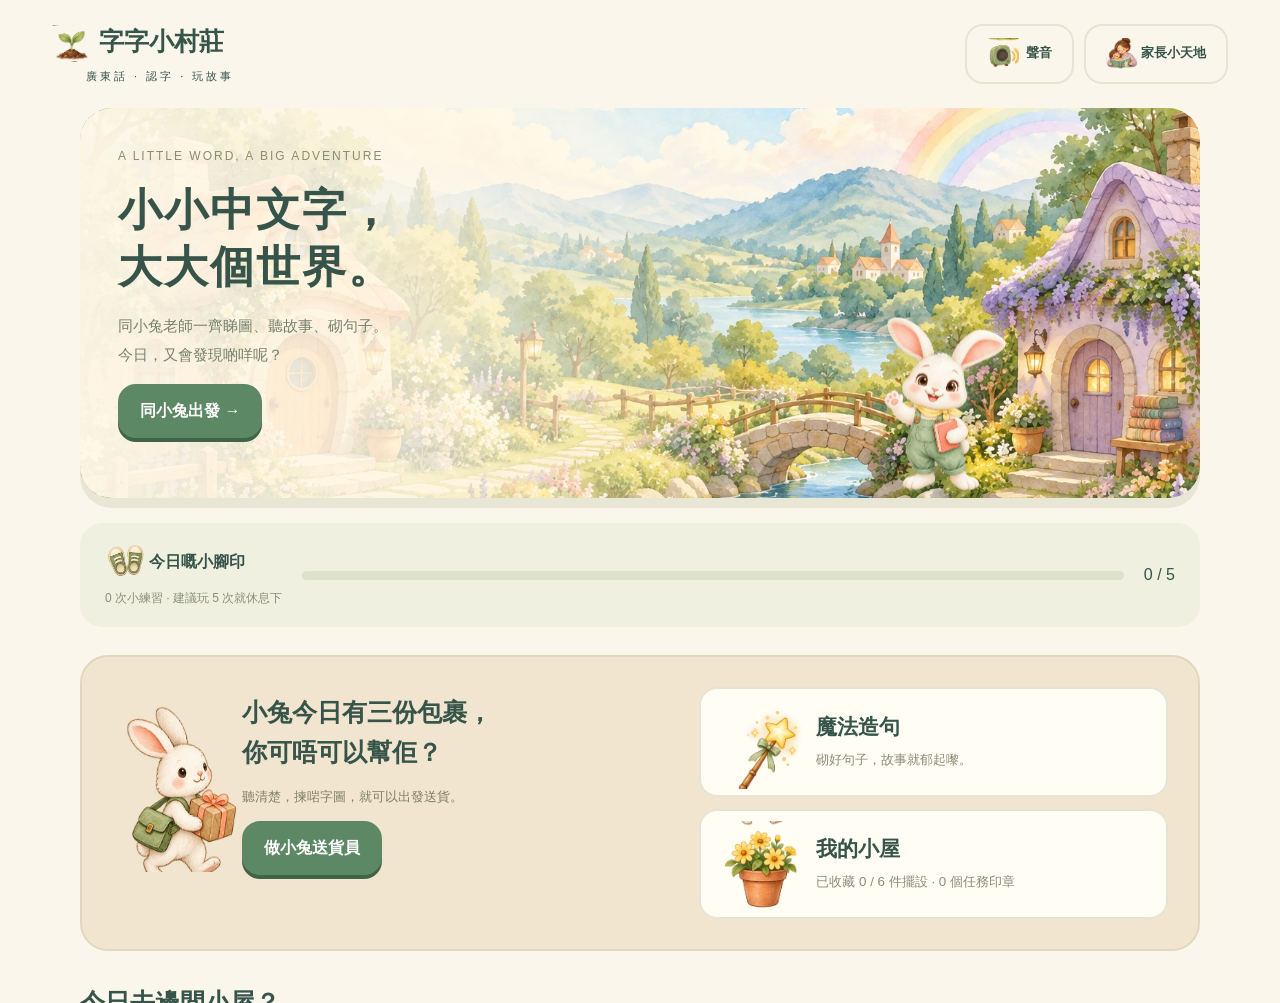
<file: index.html>
<!doctype html><html lang="zh-HK"><meta charset="utf-8"><meta name="viewport" content="width=device-width,initial-scale=1"><meta http-equiv="refresh" content="0;url=./site/village/index.html"><title>字字小村莊</title><a href="./site/village/index.html">進入字字小村莊</a></html>
</file>
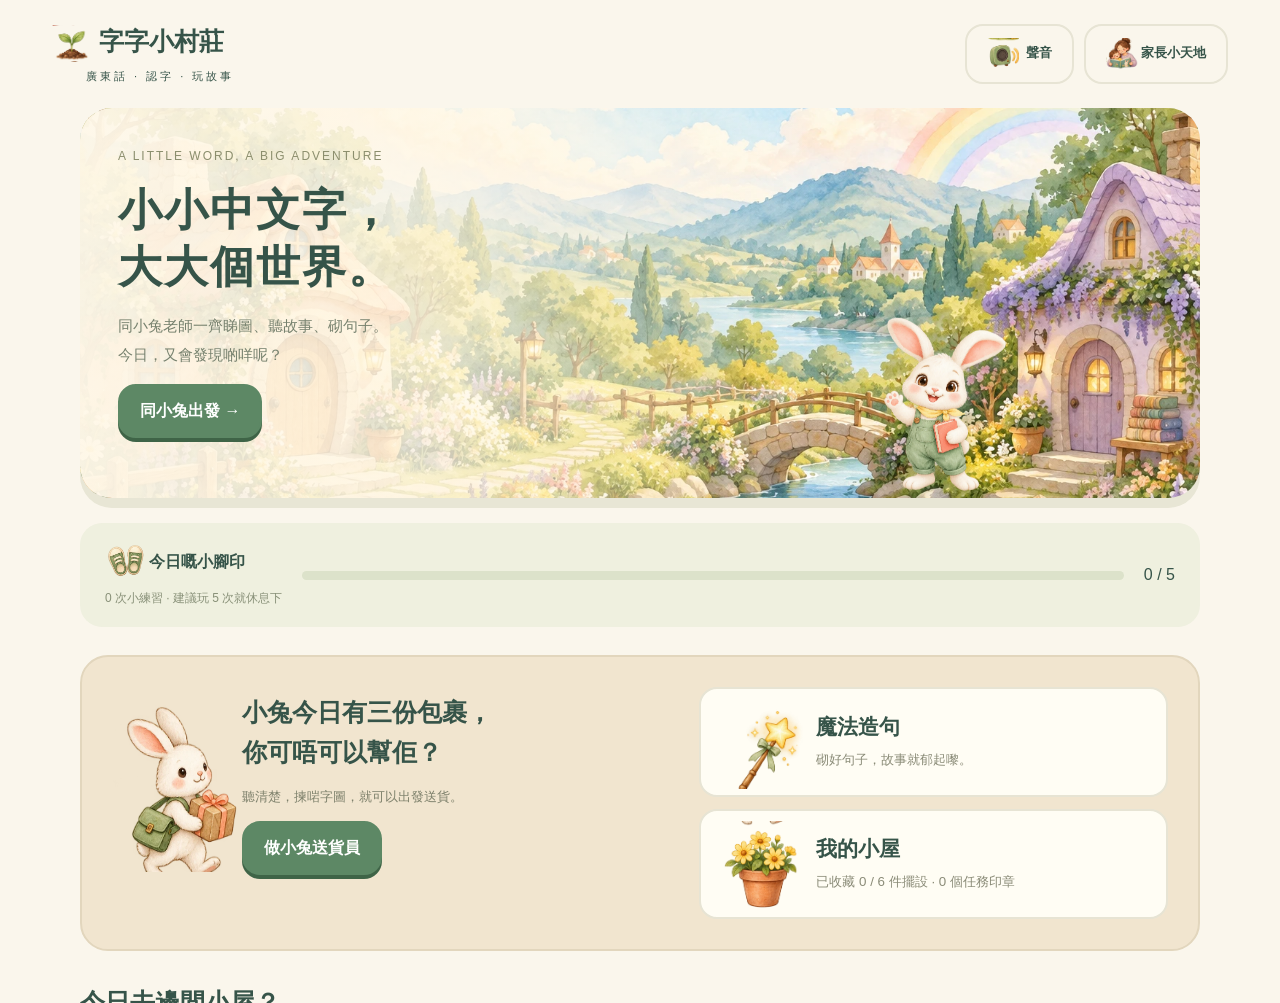
<file: site/index.html>
<!doctype html><html lang="zh-HK"><meta charset="utf-8"><meta name="viewport" content="width=device-width,initial-scale=1"><meta http-equiv="refresh" content="0;url=./village/index.html"><title>字字小村莊</title><a href="./village/index.html">進入字字小村莊</a></html>
</file>
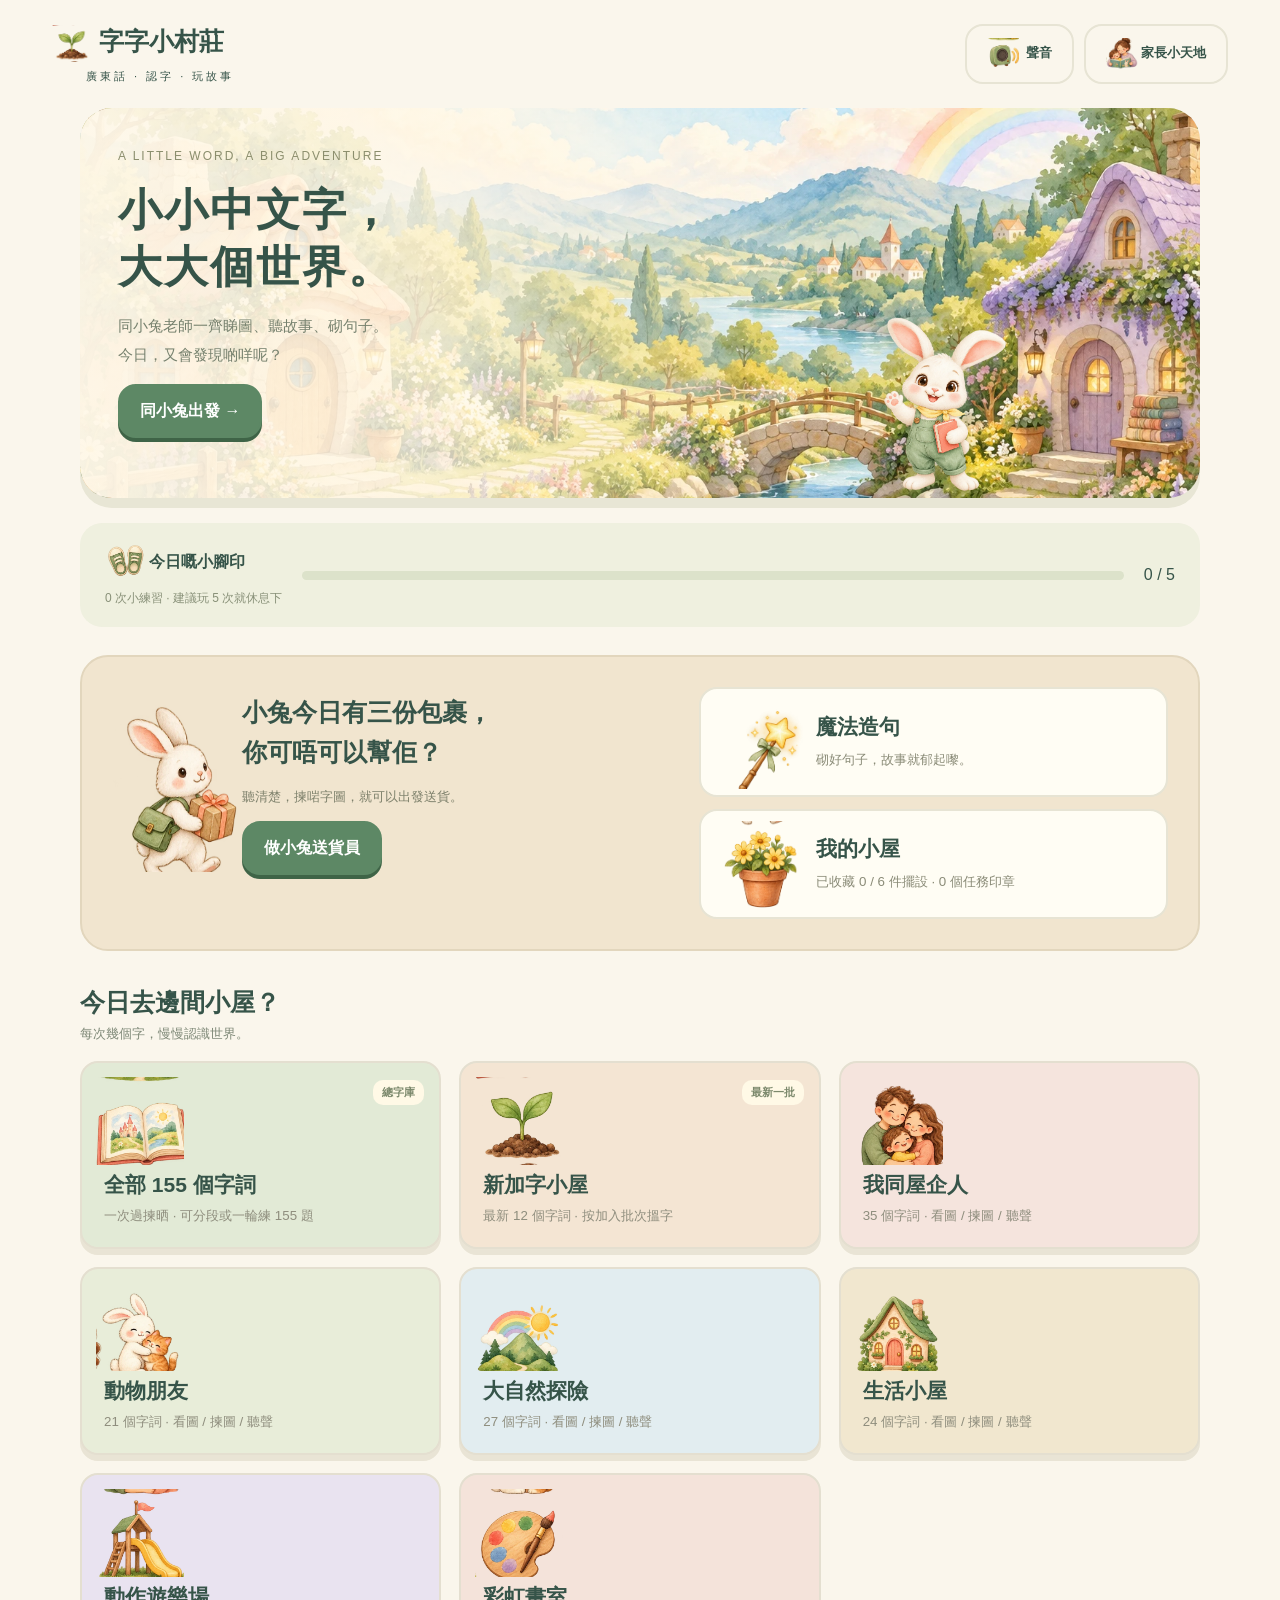
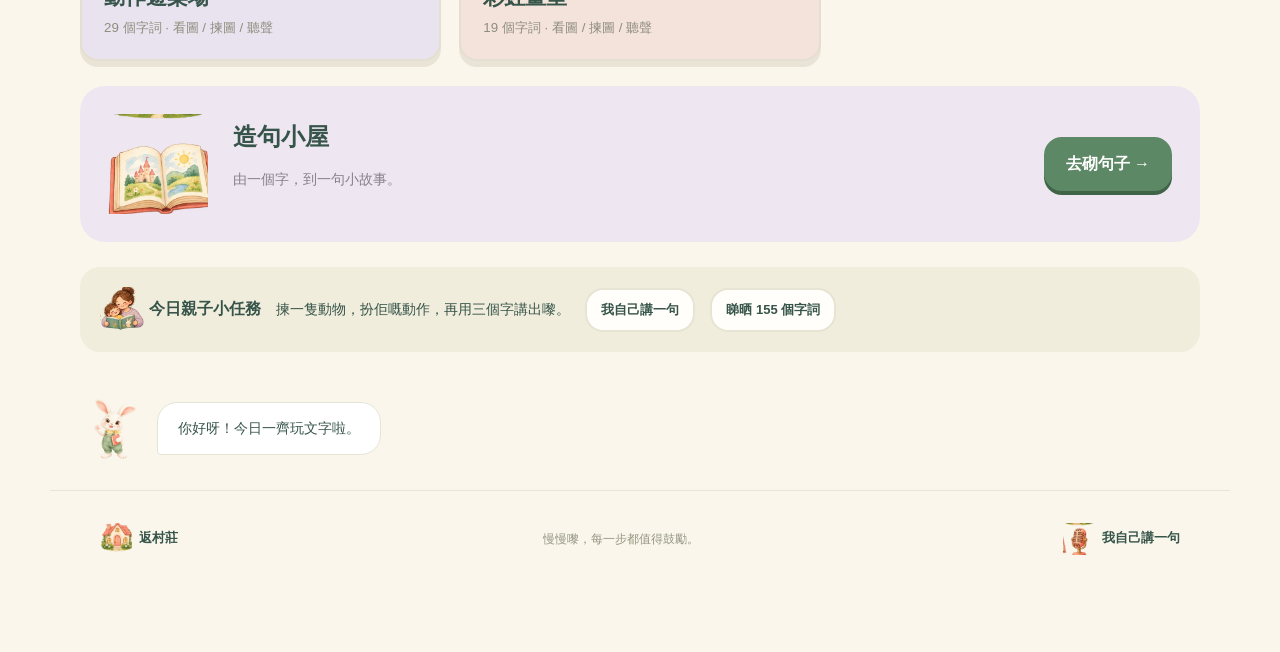
<file: site/village/index.html>
<!doctype html><html lang="zh-HK"><head><meta charset="utf-8"><meta name="viewport" content="width=device-width,initial-scale=1"><meta name="apple-mobile-web-app-capable" content="yes"><meta name="apple-mobile-web-app-title" content="字字小村莊"><meta name="theme-color" content="#f8f4e9"><title>字字小村莊 · 今日去邊度玩？</title><link rel="stylesheet" href="village.css"><link rel="stylesheet" href="adventure.css"></head><body><header class="topbar"><button class="brand" data-route="home"><span class="art-sprite ui-sprite brand-art" aria-hidden="true" style="--sx:66.6667%;--sy:66.6667%"></span> 字字小村莊<small>廣東話 · 認字 · 玩故事</small></button><div class="top-actions"><button id="soundToggle" aria-pressed="false"> 聲音</button><button data-route="parents"><span class="art-sprite ui-sprite" aria-hidden="true" style="--sx:66.6667%;--sy:100%"></span>家長小天地 </button></div></header><main id="app"></main><aside class="buddy" aria-label="小兔老師"><img src="art/rabbit.webp" alt="小兔老師揮手" id="buddyImage"><div id="buddyText" role="status" aria-live="polite">你好呀！今日一齊玩文字啦。</div></aside><p id="speechStatus" role="status" class="speech-status"></p><footer><button data-route="home"><span class="art-sprite ui-sprite" aria-hidden="true" style="--sx:33.3333%;--sy:100%"></span> 返村莊</button><span>慢慢嚟，每一步都值得鼓勵。</span><button data-route="talk"><span class="art-sprite ui-sprite" aria-hidden="true" style="--sx:100%;--sy:33.3333%"></span> 我自己講一句</button></footer><script src="words.js"></script><script src="stories.js"></script><script src="village.js"></script><script src="adventure.js"></script></body></html>
</file>
<file: site/village/village.css>
:root{--paper:#faf6ec;--ink:#365449;--muted:#7f8978;--green:#5d8865;--pink:#eaa996;--line:#e7e4d4;--yellow:#f7d485;--white:#fffefa}*{box-sizing:border-box}body{margin:0;background:var(--paper);color:var(--ink);font-family:'Microsoft JhengHei','PingFang HK',sans-serif;font-size:16px}button,input,select{font:inherit}button{cursor:pointer;border:2px solid var(--line);border-radius:18px;min-height:54px;background:var(--white);color:var(--ink);padding:12px 20px;font-weight:700;transition:transform .15s,background .15s}button:hover{transform:translateY(-2px);border-color:#b9cda9}button:focus-visible,input:focus-visible,select:focus-visible{outline:4px solid #e9ad53;outline-offset:4px}button:disabled{cursor:default;opacity:.55;transform:none}button[hidden],[hidden]{display:none!important}a{color:#476d53}.primary{background:var(--green);color:white;border-color:var(--green);box-shadow:0 4px 0 #3f6447}.primary:hover{background:#4d7656}.soft{background:#f4e8ce}.small{font-size:13px;padding:8px 14px;min-height:44px}.topbar{max-width:1240px;margin:auto;display:flex;align-items:center;justify-content:space-between;padding:24px 32px;gap:15px}.brand{border:0;background:transparent;text-align:left;font-size:25px;font-weight:900;padding:0}.brand small{display:block;font-size:11px;font-weight:400;letter-spacing:3px;margin:7px 0 0 34px}.top-actions{display:flex;gap:10px}.top-actions button{font-size:13px;background:transparent}main{max-width:1180px;padding:0 30px 35px;margin:auto;min-height:70vh}.hero{position:relative;border-radius:32px;overflow:hidden;min-height:390px;background:#dfe9d3 url('art/village.webp') center 63%/cover;box-shadow:0 10px 0 #e8e6d5}.hero:before{content:'';position:absolute;inset:0;background:linear-gradient(90deg,#fff8e9f5 0%,#fff8e9c9 32%,#fff8e900 66%)}.hero-copy{position:relative;padding:38px;max-width:500px}.eyebrow{font-size:12px;letter-spacing:2px;color:#8b8e6d}.hero h1{font-size:44px;line-height:1.3;letter-spacing:2px;margin:17px 0}.hero p{font-size:15px;line-height:1.9;color:#76816e}.hero-rabbit{position:absolute;right:15%;bottom:0;width:190px;filter:drop-shadow(0 8px 4px #586f3c25);animation:float 5s ease-in-out infinite}.section-title{display:flex;justify-content:space-between;align-items:center;gap:15px;margin:35px 0 18px}.section-title h2{font-size:25px;margin:0}.section-title p{font-size:13px;color:var(--muted);margin:6px 0 0}.section-title .sub{font-size:13px;color:var(--muted)}.daily{display:flex;align-items:center;gap:20px;padding:20px 25px;background:#eff0df;border-radius:22px;margin:25px 0}.daily strong{display:block}.daily small{display:block;color:#889078;font-size:12px;margin-top:7px}.meter{height:9px;background:#dce2ca;flex:1;border-radius:20px;overflow:hidden}.meter i{display:block;background:#8eaf71;height:100%;transition:width .4s}.houses{display:grid;grid-template-columns:repeat(3,1fr);gap:18px}.house{min-height:155px;padding:22px;text-align:left;position:relative;border-color:#e4dfd0;box-shadow:0 6px 0 #e9e4d5;overflow:hidden;background:var(--tint,#fff9ed)}.house .emoji{display:block;font-size:45px;margin-bottom:15px}.house strong{font-size:21px;display:block}.house small{display:block;color:#8e8d7d;font-weight:400;margin-top:8px}.house .arrow{position:absolute;right:20px;bottom:23px;font-size:25px;opacity:.5}.story-banner{margin-top:25px;display:flex;gap:25px;align-items:center;background:#eee7f1;padding:28px;border-radius:25px}.story-banner .icon{font-size:65px}.story-banner h2{margin:0 0 8px}.story-banner p{color:#88808c;font-size:14px;line-height:1.8}.story-banner button{margin-left:auto;white-space:nowrap}.crumbs{display:flex;gap:10px;align-items:center;margin:10px 0 20px;color:var(--muted);font-size:13px}.chips,.activities,.actions{display:flex;gap:10px;flex-wrap:wrap;align-items:center}.chips{margin:15px 0 20px}.chips button{font-size:13px;min-height:43px;padding:8px 15px}.selected{background:#e3ecd5;border-color:#95b382}.activities{margin:24px 0}.activities button{flex:1;min-width:140px}.activities .selected{background:var(--green);color:white;border-color:var(--green)}.panel{background:var(--white);border:1px solid var(--line);border-radius:28px;padding:28px;box-shadow:0 7px 0 #ede8db}.lesson{display:grid;grid-template-columns:1fr 1fr;gap:30px}.picture-button{border:0;padding:0;position:relative;background:transparent;overflow:hidden;border-radius:22px}.picture-button img{width:100%;display:block;aspect-ratio:1;object-fit:contain;border-radius:20px;background:#f9f6ed}.picture-button span{display:block;padding:15px;background:#f4f1e5;font-size:14px}.lesson-text{display:flex;flex-direction:column;align-items:flex-start;justify-content:center}.big-character{font-size:112px;line-height:1.3;font-family:'KaiTi','DFKai-SB','Microsoft JhengHei',sans-serif}.vocab{display:flex;gap:12px;margin:10px 0 20px;flex-wrap:wrap}.vocab button{background:#f6eace;font-size:25px}.vocab small{font-size:13px}.hint{font-size:14px;line-height:1.9;color:#8c8c78}.lesson-text h2{font-size:22px;margin:10px 0}.pager{display:flex;align-items:center;justify-content:center;gap:22px;margin:25px 0}.word-grid{display:grid;grid-template-columns:repeat(6,1fr);gap:10px}.word-tile{font-size:27px;min-height:75px}.word-tile small{display:block;font-size:11px;color:var(--muted);font-weight:400}.word-tile.seen:after{content:' ·';color:#7ca56c}.search-row{display:flex;gap:12px;align-items:center;margin:20px 0}.search-row input{min-height:52px;padding:12px 18px;border:2px solid var(--line);border-radius:16px;width:260px;background:white}.game-panel{text-align:center;min-height:410px}.game-panel h2{font-size:27px;margin:13px 0}.question-character{font-size:90px;line-height:1.4}.choices{display:flex;justify-content:center;gap:18px;margin:24px 0;flex-wrap:wrap}.choice{width:clamp(110px,25vw,225px);padding:10px;min-height:110px}.choice img{width:100%;aspect-ratio:1;object-fit:contain;display:block;border-radius:14px}.choice .char{font-size:68px}.choice.correct{border-color:#82a877;background:#eef4e5}.choice.dim{opacity:.6}.feedback{font-size:20px;font-weight:700;min-height:40px;line-height:1.8;margin:18px 0;color:#62835a}.feedback.wrong{color:#a9804a}.help-word{background:#fff3cf;border-radius:14px;padding:10px;margin:15px auto;max-width:700px}.success-effect{display:inline-block;font-size:60px;animation:pop .5s ease}.family-task{display:flex;align-items:center;gap:15px;background:#f1eddd;padding:20px;border-radius:20px;margin-top:25px}.family-task span:first-child{font-size:35px}.family-task p{margin:0;font-size:14px;line-height:1.8}.buddy{max-width:1180px;margin:0 auto;display:flex;align-items:center;gap:12px;padding:0 30px 20px}.buddy img{width:65px;height:83px;object-fit:contain;transform-origin:bottom center}.buddy div{background:white;border:1px solid #e5e5d5;border-radius:20px 20px 20px 4px;padding:14px 20px;font-size:14px;max-width:700px;line-height:1.7}.buddy.happy img{animation:hop .7s ease}.buddy.think img{animation:tilt .7s ease}.speech-status{font-size:12px;color:#8b8e7b;max-width:1180px;margin:0 auto;padding:0 30px 16px;line-height:1.7;min-height:30px}footer{display:flex;align-items:center;justify-content:space-between;max-width:1180px;margin:auto;border-top:1px solid #e9e4d5;padding:20px 30px;gap:15px}footer span{font-size:12px;color:#939580}footer button{background:transparent;border:0;font-size:13px}.story-grid{display:grid;grid-template-columns:repeat(3,1fr);gap:18px}.story-card{text-align:left;padding:12px;box-shadow:0 5px 0 #e9e4d8}.story-card strong{display:block;padding:12px 5px 6px;font-size:19px}.story-card small{font-weight:400;color:#96927e;padding:0 5px}.mini-scene{height:120px!important}.mini-scene .actor{font-size:48px!important}.mini-scene .bed{font-size:50px!important}.story-scene{position:relative;isolation:isolate;height:260px;background:linear-gradient(#e4f0f1 0 67%,#d6e5b9 67%);border-radius:22px;overflow:hidden;border:1px solid #e5e7d6;margin:10px auto;max-width:750px}.story-scene .sun{position:absolute;left:7%;top:12%;font-size:40px}.story-scene .cloud{position:absolute;right:12%;top:5%;font-size:55px}.story-scene .actor{position:absolute;left:25%;bottom:10%;font-size:90px;line-height:1.1;transform-origin:bottom center;z-index:3}.story-scene .prop{position:absolute;right:25%;bottom:8%;font-size:65px;z-index:2}.story-scene .bed{position:absolute;right:12%;bottom:5%;font-size:100px}.story-scene .floor{position:absolute;bottom:0;width:100%;height:7%;background:#bace9c}.story-scene .drops{position:absolute;inset:15% 0 10%;color:#7babca;font-size:50px;line-height:1.5;letter-spacing:20px;text-align:center;opacity:.7;z-index:2}.story-scene .food{font-size:50px;bottom:11%;right:30%}.story-scene .effect-label{position:absolute;left:12px;top:10px;font-size:12px;color:#688070;background:#fffc;padding:6px 12px;border-radius:15px;z-index:5}.story-scene.playing[data-effect=jump] .actor{animation:jump 1.1s ease-in-out 3}.story-scene.playing[data-effect=crawl] .actor{animation:crawl 2.5s ease-in-out forwards}.story-scene.playing[data-effect=bedjump] .actor{animation:bedjump 2s ease-in-out forwards}.story-scene.playing[data-effect=bedcrawl] .actor{animation:bedcrawl 2.5s ease-in-out forwards}.story-scene[data-effect=onbed] .actor{left:63%;bottom:27%}.story-scene.playing[data-effect=sit] .actor{animation:sit 1.3s ease forwards}.story-scene.playing[data-effect=eat] .food{animation:food 1.2s ease 3}.story-scene.playing[data-effect=eat] .actor{animation:chew .6s ease 6}.story-scene.playing[data-effect=rain] .drops{animation:rain .7s linear 5}.story-scene.playing[data-effect=blow] .prop{animation:spin 1.2s linear 3}.story-scene.playing[data-effect=sing] .actor{animation:sway .7s ease-in-out 5}.story-scene.playing[data-effect=light]{animation:light 2s ease forwards}.story-scene .notes{position:absolute;left:50%;top:35%;font-size:35px}.story-scene.playing .notes{animation:float 1s ease-in-out 4}.story-tabs{display:flex;gap:8px;flex-wrap:wrap;margin:18px 0}.story-tabs button{font-size:14px;flex:1;min-width:115px}.sentence-line,.slots,.token-bank{display:flex;gap:10px;justify-content:center;flex-wrap:wrap;margin:22px 0;align-items:center}.sentence-token,.slot,.token-bank button{font-size:32px;min-width:64px;min-height:68px;text-align:center;background:#f6e6c6;border-radius:16px;padding:10px 14px;border:2px solid #e5d9be}.sentence-token.active{background:#f4c970;border-color:#d4a044;transform:translateY(-3px)}.sentence-token.tool,.token-bank .tool{background:#e9e3f1;border-color:#d7cee4}.slot{border-style:dashed;background:#f6f5eb}.slot.filled{border-style:solid;background:#e4edda;border-color:#9eb98c}.sentence-line .period{font-size:30px}.sentence-note{font-size:13px;color:#8a8291;text-align:center;line-height:1.8}.builder-controls{display:flex;gap:16px;flex-wrap:wrap;justify-content:center;margin:22px 0}.builder-controls label{display:flex;flex-direction:column;gap:8px;font-size:12px;color:#878970}.builder-controls select{background:#fff;border:2px solid #dddcc9;border-radius:15px;min-height:60px;padding:12px;font-size:25px;color:var(--ink)}.talk-layout{display:grid;grid-template-columns:1.1fr 1fr;gap:25px}.record-circle{width:90px;height:90px;border-radius:50%;font-size:35px;background:#f0c0ad;border-color:#e3a88f;margin:15px}.record-circle.recording{background:#e79186;animation:pulse 1s infinite}.record-actions{text-align:center}.record-actions audio{width:100%;margin:18px 0}.record-actions p{font-size:14px;line-height:1.8;color:var(--muted)}.stats{display:grid;grid-template-columns:repeat(4,1fr);gap:15px;margin:22px 0}.stat{background:#eff0e2;border-radius:20px;padding:22px}.stat strong{font-size:31px;display:block}.stat small{font-size:12px;color:#8a8b76}.table-wrap{overflow-x:auto}table{width:100%;border-collapse:collapse;font-size:13px}th,td{text-align:left;padding:13px 12px;border-bottom:1px solid #eee9db;white-space:nowrap}th{color:#87917a}details{border:1px solid #e3e1d3;border-radius:17px;padding:17px;margin:15px 0;font-size:14px;line-height:1.9}summary{cursor:pointer;font-weight:700}.notice{background:#f4eddc;padding:17px;border-radius:16px;font-size:13px;line-height:1.9}.danger{color:#a96150}.empty{text-align:center;padding:35px;color:#8c917c}.modal{position:fixed;inset:0;z-index:20;background:#34463888;display:grid;place-items:center;padding:20px}.modal-box{background:var(--paper);border-radius:25px;max-width:500px;padding:30px;line-height:1.8}.flowers{letter-spacing:5px;font-size:23px}.tool-badge{font-size:11px;background:#e7deed;color:#857096;border-radius:10px;padding:5px 9px;display:inline-block}.toolbar{display:flex;gap:10px;justify-content:space-between;align-items:center;flex-wrap:wrap}.visually-hidden{position:absolute;width:1px;height:1px;overflow:hidden;clip:rect(0,0,0,0)}@keyframes float{50%{transform:translateY(-8px)}}@keyframes pop{50%{transform:scale(1.13)}}@keyframes hop{35%{transform:translateY(-16px) rotate(-5deg)}70%{transform:rotate(5deg)}}@keyframes tilt{50%{transform:rotate(-10deg)}}@keyframes jump{45%{transform:translateY(-85px)}}@keyframes crawl{to{transform:translateX(110px) scaleY(.8)}}@keyframes bedjump{35%{transform:translate(70px,-100px)}to{transform:translate(240px,-45px)}}@keyframes bedcrawl{to{transform:translate(230px,-38px) scaleY(.85)}}@keyframes sit{to{transform:translateY(10px) scaleY(.78)}}@keyframes food{50%{transform:translateX(-100px) scale(.5);opacity:.1}}@keyframes chew{50%{transform:scale(1.04,.96)}}@keyframes rain{to{transform:translateY(35px)}}@keyframes spin{to{transform:rotate(360deg)}}@keyframes sway{50%{transform:rotate(7deg)}}@keyframes pulse{50%{box-shadow:0 0 0 12px #e8b4a344}}@keyframes light{to{background:#fff4ad}}@media(max-width:780px){.topbar{padding:18px 20px}.brand{font-size:20px}.top-actions{gap:5px}.top-actions button{padding:8px;font-size:11px;min-height:43px}.brand small{letter-spacing:1px}main{padding:0 18px 20px}.hero{min-height:340px}.hero-copy{padding:25px;max-width:360px}.hero h1{font-size:35px}.hero-rabbit{width:130px;right:7%;bottom:0}.hero:before{background:linear-gradient(90deg,#fff8e9f5,#fff8e9b0 55%,#fff8e910)}.houses{grid-template-columns:repeat(2,1fr);gap:12px}.house{min-height:145px;padding:18px}.house strong{font-size:18px}.lesson{gap:20px}.lesson-text .big-character{font-size:88px}.vocab{gap:8px}.vocab button{font-size:21px;padding:8px 12px}.lesson-text h2{font-size:18px}.lesson-text .hint{font-size:12px}.panel{padding:19px}.story-grid{grid-template-columns:repeat(2,1fr)}.stats{grid-template-columns:repeat(2,1fr)}.talk-layout{grid-template-columns:1fr}.story-banner{padding:20px;gap:15px;flex-wrap:wrap}.story-banner button{margin:0}.word-grid{grid-template-columns:repeat(5,1fr)}.buddy{padding:0 20px 15px}.buddy img{width:55px}.buddy div{font-size:12px;padding:12px}.speech-status{padding:0 20px 15px}footer{padding:15px;gap:3px}footer span{display:none}.daily{gap:12px;padding:17px}.daily strong{font-size:14px}.story-scene{height:230px}.sentence-token,.slot,.token-bank button{font-size:27px;min-width:49px;padding:9px;min-height:58px}.sentence-line,.slots,.token-bank{gap:7px}.story-scene .actor{left:15%}.story-scene .bed{right:5%}@keyframes bedjump{35%{transform:translate(50px,-90px)}to{transform:translate(160px,-40px)}}@keyframes bedcrawl{to{transform:translate(155px,-35px) scaleY(.85)}}}@media(max-width:520px){.hero{min-height:335px}.hero-copy{padding:24px;max-width:300px}.hero h1{font-size:31px}.hero p{font-size:13px;max-width:220px}.hero-rabbit{width:95px;right:5%}.hero .eyebrow{font-size:10px}.section-title h2{font-size:21px}.section-title .sub{display:none}.house .emoji{font-size:35px}.house small{font-size:11px}.lesson{grid-template-columns:1fr}.picture-button{max-width:320px;width:100%;margin:auto}.lesson-text{align-items:center;text-align:center}.lesson-text .big-character{font-size:88px}.vocab{justify-content:center}.activities button{min-width:90px;font-size:13px;padding:10px 5px}.word-grid{grid-template-columns:repeat(4,1fr)}.choice{width:29%;padding:6px;min-height:75px}.choices{gap:10px}.choice .char{font-size:50px}.question-character{font-size:75px}.game-panel h2{font-size:22px}.story-scene .actor{font-size:70px}.story-scene .bed{font-size:75px}.story-scene .prop{font-size:50px}.daily{flex-wrap:wrap}.daily .meter{min-width:120px}.stats{gap:10px}.stat{padding:16px}.stat strong{font-size:25px}.story-card strong{font-size:15px}.mini-scene{height:95px!important}.search-row{flex-wrap:wrap}.search-row input{width:100%}.talk-layout .panel{padding:16px}.top-actions #soundToggle{display:none}.sentence-token,.slot,.token-bank button{font-size:24px;min-width:43px;min-height:53px}.builder-controls{gap:9px}.builder-controls select{font-size:21px;padding:10px}}
@media(prefers-reduced-motion:reduce){*,*:before,*:after{animation:none!important;transition:none!important;scroll-behavior:auto!important}.story-scene.playing[data-effect=bedjump] .actor,.story-scene.playing[data-effect=bedcrawl] .actor{left:65%;bottom:25%}}

/* Bespoke generated watercolor illustrations; no emoji glyphs. */
.art-sprite{display:inline-block;width:32px;height:32px;flex-shrink:0;background-repeat:no-repeat;background-size:400% 400%;background-position:var(--sx) var(--sy);vertical-align:middle;pointer-events:none}.ui-sprite{background-image:url('art/interface-atlas.webp')}.cast-sprite{background-image:url('art/story-atlas.webp')}.brand-art{width:37px;height:37px}.house .emoji{height:76px;margin-bottom:10px}.house .emoji .art-sprite{width:88px;height:88px;margin:-8px 0 0 -8px}.story-banner .icon .art-sprite{width:100px;height:100px}.daily strong .art-sprite{width:40px;height:40px}.family-task strong .art-sprite{width:45px;height:45px}.record-circle .art-sprite{width:70px;height:70px}.stop-square{display:block;width:25px;height:25px;border-radius:5px;background:#9e5c50;margin:auto}.story-scene .actor .art-sprite{width:135px;height:135px}.story-scene .prop .art-sprite{width:100px;height:100px}.story-scene .bed .art-sprite{width:210px;height:165px}.story-scene .sun .art-sprite{width:78px;height:78px}.story-scene .cloud .art-sprite{width:100px;height:75px}.story-scene .drops{display:flex;left:25%;right:20%;top:25%;width:auto}.story-scene .drops .art-sprite{width:95px;height:150px}.mini-scene .actor .art-sprite{width:85px;height:85px}.mini-scene .prop .art-sprite{width:55px;height:55px}.mini-scene .bed .art-sprite{width:100px;height:80px}.mini-scene .sun .art-sprite{width:35px;height:35px}.mini-scene .cloud .art-sprite{width:45px;height:35px}.mini-scene .drops .art-sprite{width:40px;height:60px}.mini-scene .actor{left:15%;bottom:2%}.mini-scene .prop{right:10%;bottom:12%}.mini-scene .bed{right:5%;bottom:5%}.word-grid small .art-sprite{width:20px;height:20px}.eyebrow .art-sprite{width:25px;height:25px}.story-scene[data-effect=onbed] .actor{left:62%;bottom:23%}@media(max-width:520px){.house .emoji .art-sprite{width:75px;height:75px}.house .emoji{height:63px}.story-scene .actor .art-sprite{width:105px;height:105px}.story-scene .bed .art-sprite{width:150px;height:125px}.mini-scene .actor .art-sprite{width:67px;height:67px}.mini-scene .bed .art-sprite{width:90px;height:70px}.mini-scene .prop .art-sprite{width:44px;height:44px}.top-actions #soundToggle{display:block;font-size:0}.top-actions #soundToggle .art-sprite{width:28px;height:28px}}

.word-grid button{font-size:28px;min-height:74px}.word-grid small{display:block;height:20px}.mini-scene.playing[data-effect=bedjump] .actor,.mini-scene.playing[data-effect=bedcrawl] .actor{animation:mini-bed 2.4s ease-in-out infinite}.mini-scene.playing[data-effect=crawl] .actor{animation:mini-crawl 2s ease-in-out infinite}.mini-scene.playing[data-effect=jump] .actor{animation:mini-jump 1.5s ease-in-out infinite}.mini-scene.playing[data-effect=sit] .actor{transform:scaleY(.76);transform-origin:bottom;animation:none}.mini-scene.playing[data-effect=onbed] .actor{left:60%;bottom:20%}@keyframes mini-bed{45%,85%{transform:translate(75px,-18px)}to{transform:none}}@keyframes mini-crawl{65%{transform:translateX(35px) scaleY(.8)}}@keyframes mini-jump{45%{transform:translateY(-20px)}}.record-circle{display:inline-flex;align-items:center;justify-content:center}button .art-sprite{margin-right:3px}.house .art-sprite{margin-right:0}.sub{color:#858977;font-size:13px;line-height:1.8}.story-scene .sun,.story-scene .cloud,.story-scene .actor,.story-scene .prop,.story-scene .bed{line-height:0}.story-scene .sun{top:6px}.story-scene .cloud{top:10px}.mini-scene .sun,.mini-scene .cloud{top:3px}@media(prefers-reduced-motion:reduce){.mini-scene[data-effect=jump] .actor{bottom:22%}.mini-scene[data-effect=crawl] .actor{transform:scaleY(.8)}}

/* Four genuinely generated poses per story; no sticker translation/stretching. */
.featured-house{min-height:180px;border-width:2px}.house-tag{position:absolute;right:15px;top:17px;font-size:11px;padding:5px 9px;border-radius:10px;background:#fff9e6;color:#7c896c}.batch-panel{background:#f3e8d7;padding:20px;border-radius:22px;margin:20px 0}.batch-panel label,.round-choice label{font-weight:700}.batch-panel select,.round-choice select{padding:12px;border-radius:12px;border:2px solid #d9d8c4;background:#fffefa;max-width:100%}.batch-panel p{font-size:13px;line-height:1.8;color:#7d826e}.batch-words{display:flex;gap:8px;flex-wrap:wrap}.batch-words button{font-size:25px;padding:8px 13px;min-width:55px}.round-choice{display:flex;align-items:center;gap:18px;flex-wrap:wrap;margin:20px 0}.round-choice small{color:#858977}.story-scene.motion-scene{position:relative;isolation:isolate;background:#f3f1e7;aspect-ratio:1;width:min(100%,470px);height:auto!important;margin:18px auto;overflow:hidden;border-radius:25px;border:1px solid #e3dfcf;box-shadow:0 6px 0 #ebe5d8}.motion-art{position:absolute;inset:0;background-image:var(--motion-image);background-size:400% 400%;background-position:0% var(--motion-row);background-repeat:no-repeat}.motion-scene.playing .motion-art{animation:story-frames 2.8s step-end infinite!important;transform:none!important}.motion-caption{position:absolute;bottom:10px;left:50%;transform:translateX(-50%);font-size:11px;background:#fffdf0dd;padding:6px 12px;border-radius:12px;white-space:nowrap;color:#777f6b}.playing .motion-caption{display:none}.story-scene.motion-scene.mini-scene{width:100%;aspect-ratio:1;height:auto!important;margin:0 auto 12px;border-radius:17px;box-shadow:none}.mini-scene .motion-caption{display:none}.story-card{padding:12px}.motion-scene .motion-art{display:block}.scene-player{text-align:center}.scene-player button{margin:2px 0 15px}.story-grid{align-items:start}.story-card strong{display:block}@keyframes story-frames{0%,24.999%{background-position:0% var(--motion-row)}25%,49.999%{background-position:33.333333% var(--motion-row)}50%,74.999%{background-position:66.666667% var(--motion-row)}75%,100%{background-position:100% var(--motion-row)}}@media(max-width:520px){.story-scene.motion-scene{width:100%;border-radius:18px}.story-card{padding:8px}.house-tag{font-size:10px;top:10px;right:9px}.round-choice{gap:8px}.batch-panel{padding:15px}.batch-panel select{width:100%;margin-top:10px}.house.featured-house{min-height:190px}}@media(prefers-reduced-motion:reduce){.motion-scene.playing .motion-art{animation:none!important;background-position:100% var(--motion-row)}}

/* Read multi-character vocabulary as complete words. */
.big-character.phrase-character{font-size:76px;letter-spacing:5px}.choice .char.phrase-char{font-size:43px;letter-spacing:2px}.question-character.phrase-question{font-size:68px}.entry-kind{font-size:12px;color:#8c917d;margin:4px 0 0}.batch-words button{white-space:nowrap}.word-grid button{overflow-wrap:anywhere}.lesson-text .vocab button{max-width:100%}@media(max-width:520px){.lesson-text .big-character.phrase-character{font-size:63px}.choice .char.phrase-char{font-size:31px;letter-spacing:0}.question-character.phrase-question{font-size:58px}.word-grid button{font-size:24px;padding:10px 3px}}

/* Device QA fixes: visible speech feedback, compact batch picker, finger-sized targets. */
#speechStatus:empty{display:none}#speechStatus:not(:empty){position:fixed;left:50%;bottom:12px;transform:translateX(-50%);z-index:30;background:#fff8e4f5;border:2px solid #dbceaa;border-radius:16px;padding:12px 18px;margin:0;width:max-content;max-width:calc(100% - 28px);box-shadow:0 4px 18px #594d2825;line-height:1.6;font-size:14px;max-height:25vh;overflow:auto}.batch-picker{margin:10px 0 0;border:0;padding:0}.batch-picker summary{cursor:pointer;min-height:46px;display:flex;align-items:center;padding:8px 0;font-weight:700}.batch-picker .batch-words{margin-top:12px}select{min-height:44px}footer{padding-bottom:85px}.room-spot{min-width:44px;min-height:44px}@media(max-width:520px){.speech-status{font-size:13px}#talkStory{max-width:100%;width:100%;font-size:17px;padding:10px;border:2px solid var(--line);border-radius:12px;background:#fffefa;margin-top:8px}.topbar button{min-height:44px}}

@media(max-width:360px){.topbar{padding:14px 12px;gap:8px}.brand{font-size:18px;white-space:nowrap}.brand .brand-art{width:28px;height:28px}.brand small{display:none}.top-actions button{padding:6px}.top-actions{gap:4px}}

@media(max-width:360px){.top-actions button{white-space:nowrap}.top-actions button[data-route=parents] .art-sprite{width:24px;height:24px}.brand{font-size:17px}}
</file>
<file: site/village/adventure.css>
.quest-art{display:inline-block;width:85px;height:85px;background-image:url('art/adventure-atlas.webp');background-size:300% 300%;background-position:var(--qx) var(--qy);background-repeat:no-repeat;vertical-align:middle;pointer-events:none}.adventure-banner{display:grid;grid-template-columns:1.2fr 1fr;gap:25px;padding:30px;margin-top:28px;background:#f1e5cf;border:2px solid #e2d6bd;border-radius:28px}.adventure-banner>div:first-child{position:relative;padding-left:130px}.adventure-banner>div:first-child>.quest-art{position:absolute;left:-12px;top:15px;width:145px;height:170px}.adventure-banner h2{font-size:25px;line-height:1.6;margin:5px 0 12px}.adventure-banner p{font-size:13px;line-height:1.8;color:#7e816c}.quest-links{display:grid;gap:12px}.quest-links button{position:relative;text-align:left;min-height:110px;padding:20px 20px 20px 115px;background:#fffdf4}.quest-links .quest-art{position:absolute;left:12px;top:10px;width:90px;height:90px}.quest-links strong{display:block;font-size:21px}.quest-links small{display:block;margin-top:8px;font-weight:400;line-height:1.7;color:#8a8b77}.delivery-stage{text-align:center;background:#fffdf5}.delivery-story{display:flex;gap:15px;justify-content:center;align-items:center;min-height:240px}.delivery-story .courier{width:190px;height:220px;animation:courier-enter .7s ease-out both}.delivery-story .parcel{width:105px;height:105px}.speech-bubble{position:relative;background:#eef0db;border:2px solid #dce0c4;padding:20px 30px;border-radius:25px}.speech-bubble h2{font-size:20px;margin:0}.delivery-word{font-family:'KaiTi','DFKai-SB','Microsoft JhengHei',sans-serif;font-size:72px;line-height:1.2;margin:10px}.delivery-path{display:flex;gap:25px;justify-content:center;margin:20px 0 30px}.delivery-stop{padding:10px 20px;border:2px dashed #d7dcc6;border-radius:17px;color:#8d927d;font-size:14px}.delivery-stop.current{background:#f9e4b6;border-style:solid;border-color:#dec387;color:#786338}.delivery-stop.delivered{background:#e0ecd7;border-style:solid;border-color:#a6bd8c;color:#527148}.reward-panel{text-align:center;background:#fff9e9;border:2px solid #e6d6b1;border-radius:26px;padding:28px;margin:25px 0}.reward-panel h2{font-size:30px}.reward-panel>p{line-height:1.8;color:#82846c}.reward-panel>button{margin:10px}.furniture-shelf{display:grid;grid-template-columns:repeat(3,1fr);gap:14px;margin:22px 0}.furniture-shelf button{background:#fffdf6;min-height:165px}.furniture-shelf .quest-art{display:block;width:100px;height:100px;margin:auto}.furniture-shelf strong{display:block;font-size:18px}.furniture-shelf small{display:block;font-size:12px;font-weight:400;line-height:1.8;color:#8b8e7a;margin-top:5px}.furniture-shelf button:disabled{opacity:.45;filter:grayscale(.6)}.magic-heading{display:flex;gap:8px;align-items:center;justify-content:center}.magic-heading .quest-art{width:75px;height:75px}.magic-heading h2{font-size:25px}.room-toolbar{display:flex;gap:18px;align-items:center;flex-wrap:wrap;margin:20px 0}.collect-room{position:relative;max-width:900px;margin:auto;border:7px solid #e3d4b8;border-radius:30px;overflow:hidden;box-shadow:0 10px 0 #e9e0ce;background:#f7ebd8}.collect-room>img{display:block;width:100%;aspect-ratio:3/2;object-fit:cover}.room-spots{position:absolute;left:8%;right:8%;top:46%;bottom:4%;display:grid;grid-template-columns:repeat(3,1fr);grid-template-rows:repeat(2,1fr);gap:8px}.room-spot{background:transparent;border:2px dashed #93785c33;min-height:0;position:relative;padding:0;border-radius:50%}.room-spot .quest-art{width:min(100%,140px);height:100%;aspect-ratio:1;max-height:140px}.room-spot.ready{border-color:#b48a4c;background:#fff9de40}.spot-label{color:#8a72576b;font-size:15px}.room-spot:hover{background:#fff9de66}.room-spot:has(.quest-art){border-color:transparent}.room-spot.ready:has(.quest-art){border-color:#b48a4c}@keyframes courier-enter{from{transform:translateX(-30px);opacity:.3}to{transform:none;opacity:1}}@media(max-width:780px){.adventure-banner{grid-template-columns:1fr;padding:22px}.adventure-banner>div:first-child{padding-left:120px;min-height:170px}.adventure-banner h2{font-size:22px}.quest-links{grid-template-columns:1fr 1fr}.quest-links button{padding:15px;min-height:180px;text-align:center}.quest-links .quest-art{position:static;display:block;margin:auto}.quest-links strong{font-size:19px}.delivery-story .courier{width:120px;height:150px}.delivery-story .parcel{width:65px;height:65px}.speech-bubble{padding:16px}.speech-bubble h2{font-size:16px}.room-spot .quest-art{max-height:110px}}@media(max-width:520px){.adventure-banner{padding:18px;gap:15px}.adventure-banner>div:first-child{padding-left:90px}.adventure-banner>div:first-child>.quest-art{width:105px;height:140px;left:-14px}.adventure-banner h2{font-size:20px}.adventure-banner p{font-size:12px}.adventure-banner .primary{padding:10px 13px;font-size:14px}.quest-links small{font-size:11px}.delivery-story{gap:4px;min-height:210px}.delivery-story .courier{width:86px;height:120px}.delivery-story .parcel{display:none}.speech-bubble{padding:15px 12px}.delivery-path{gap:8px}.delivery-stop{padding:8px 12px;font-size:12px}.furniture-shelf{grid-template-columns:repeat(2,1fr);gap:10px}.furniture-shelf button{padding:10px;min-height:145px}.furniture-shelf .quest-art{width:85px;height:85px}.furniture-shelf strong{font-size:16px}.reward-panel{padding:18px}.reward-panel h2{font-size:25px}.collect-room{border-width:4px;border-radius:18px}.room-spots{gap:2px}.room-spot{border-width:1px}.room-spot .quest-art{width:100%;max-height:80px}.room-toolbar{gap:10px;font-size:14px}.magic-heading h2{font-size:21px}}@media(prefers-reduced-motion:reduce){.delivery-story .courier{animation:none}}

/* Small-phone QA: keep all room touch targets at least 44px. */
@media(max-width:520px){.collect-room .room-spots{top:43%;bottom:1%}.collect-room .room-spot{min-height:44px}}
</file>
